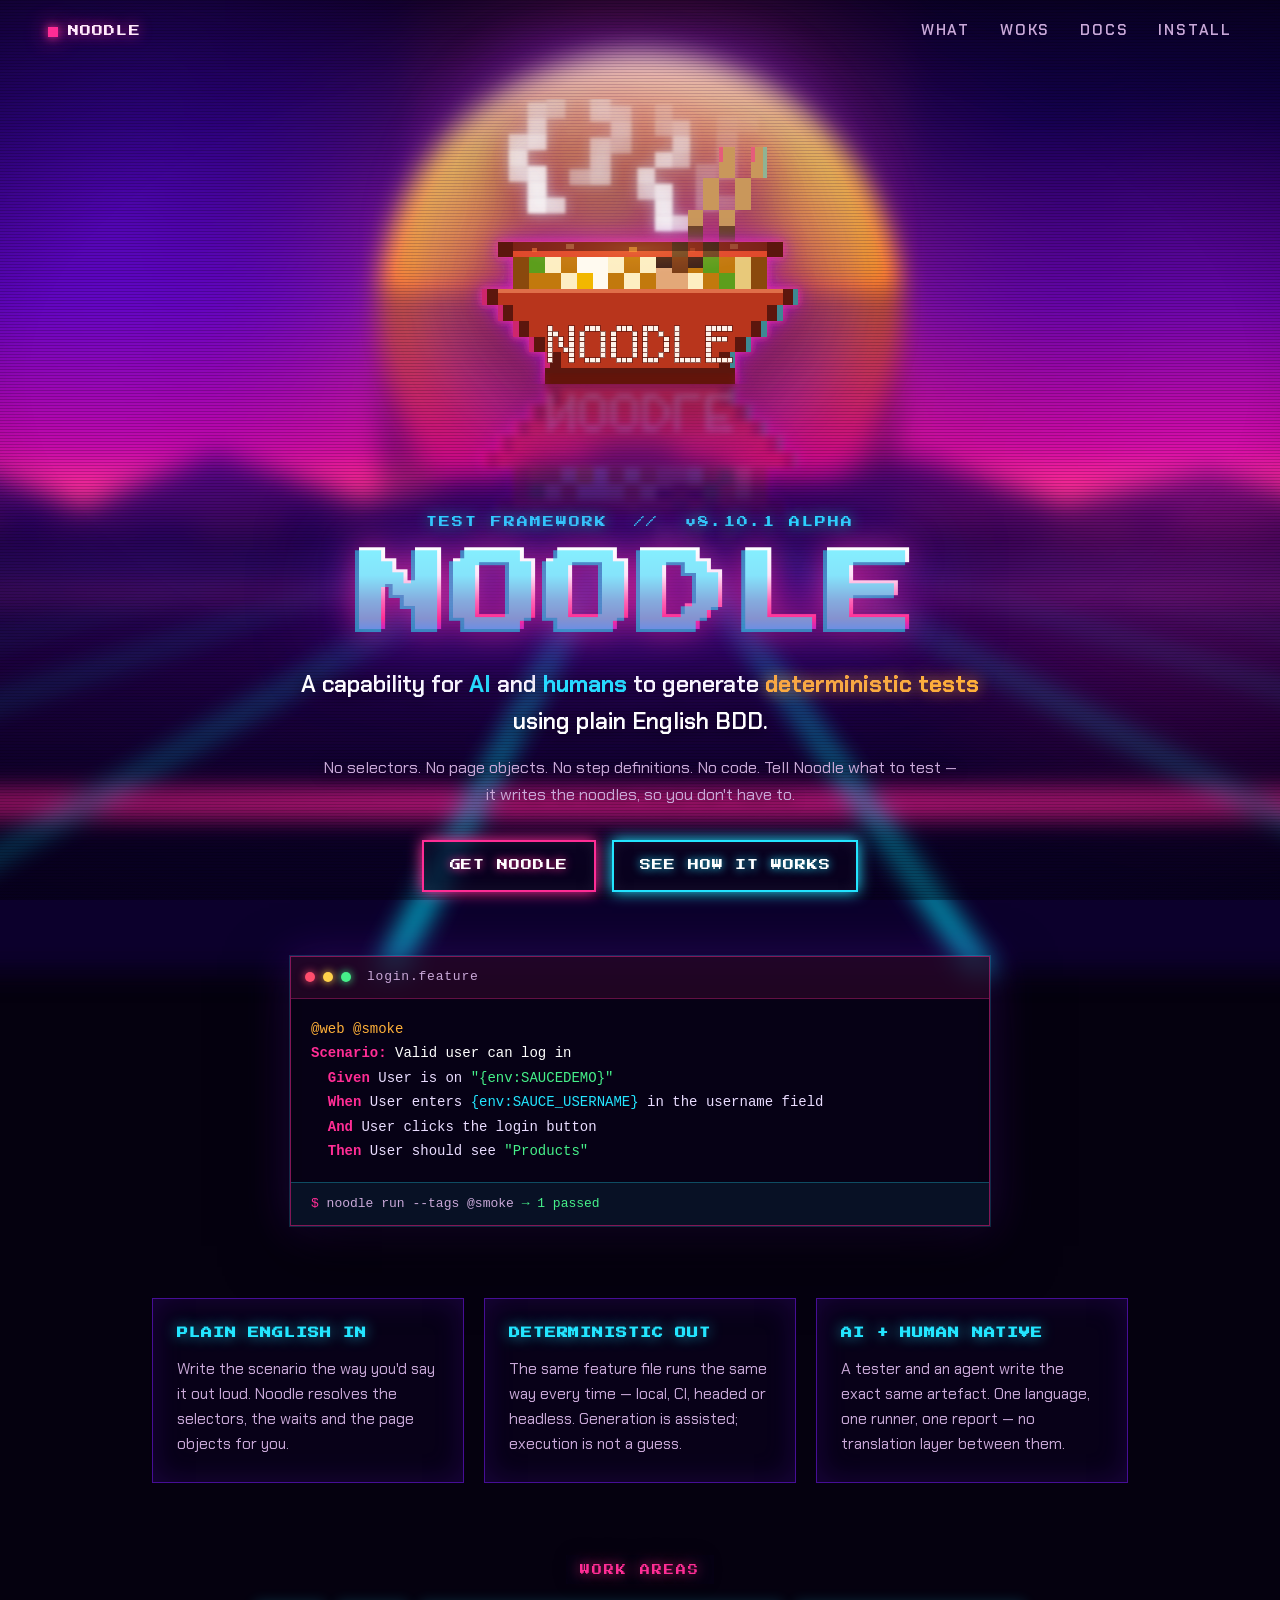
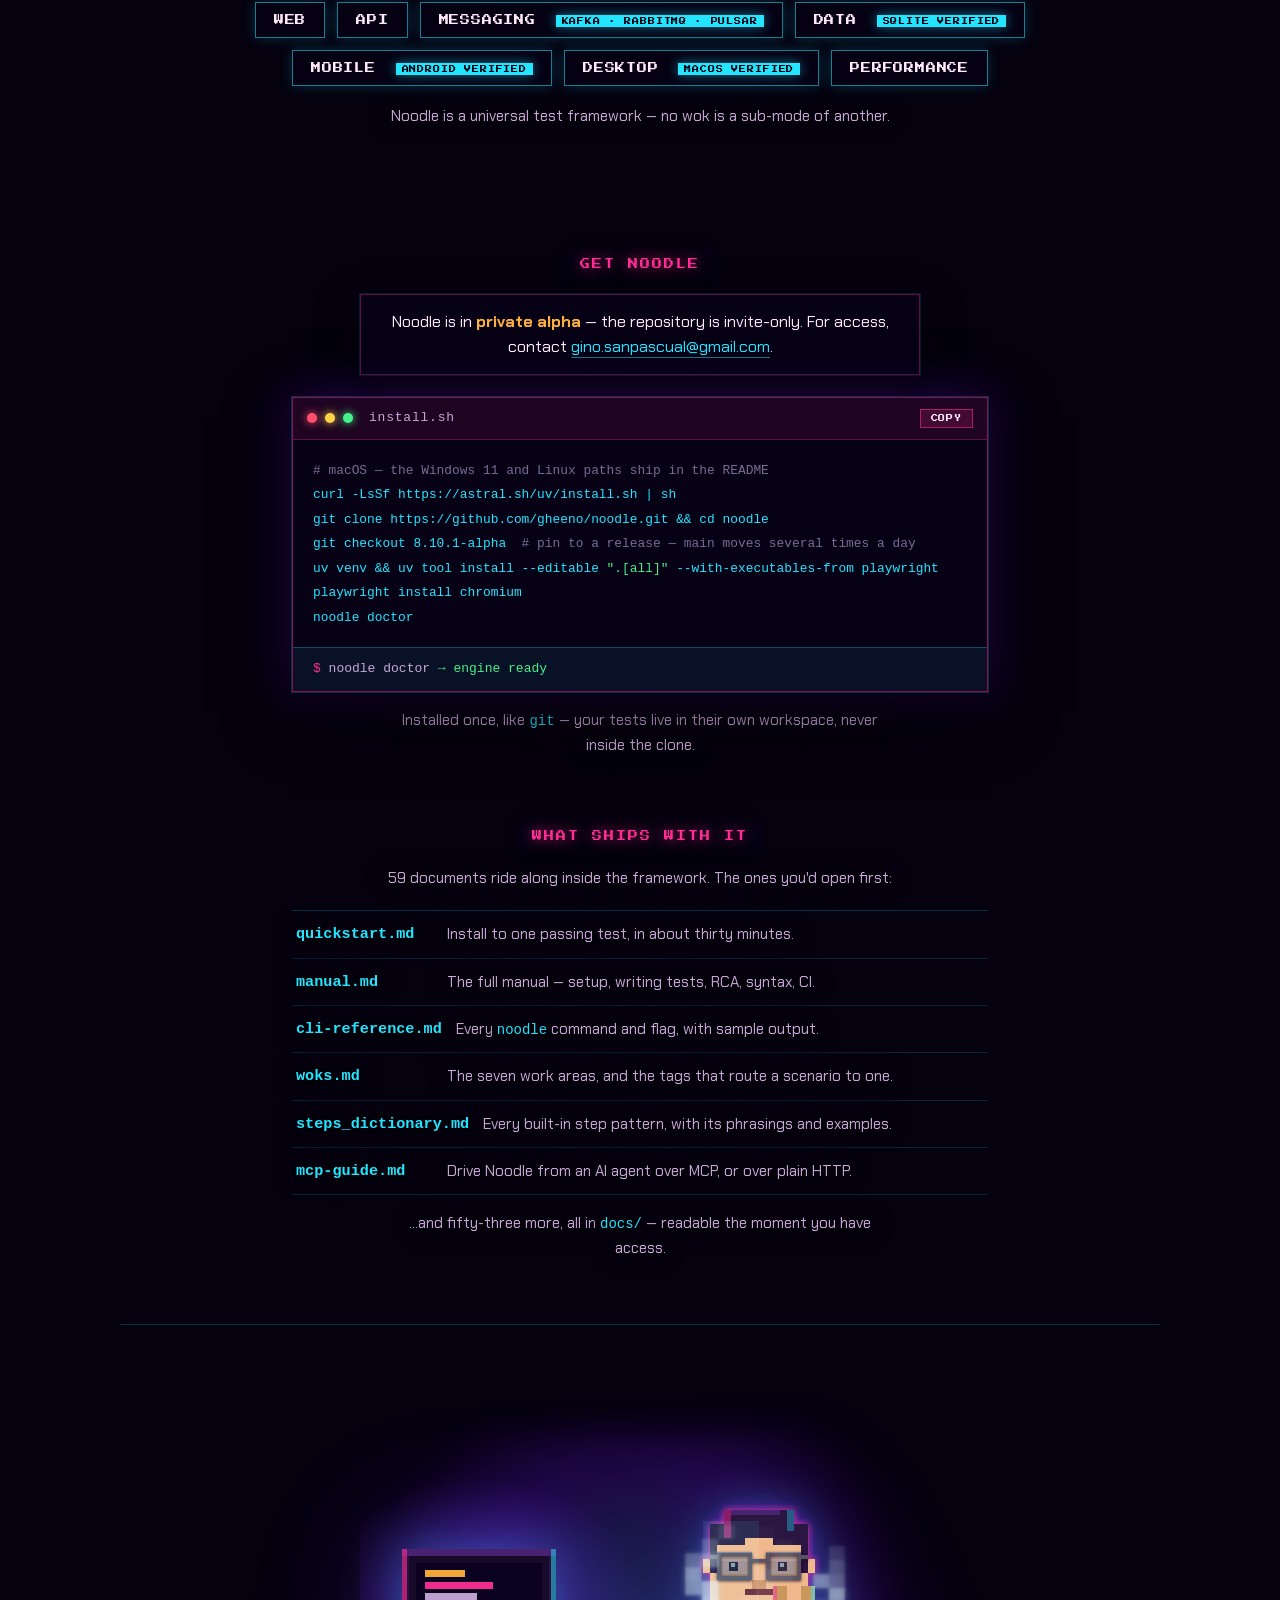
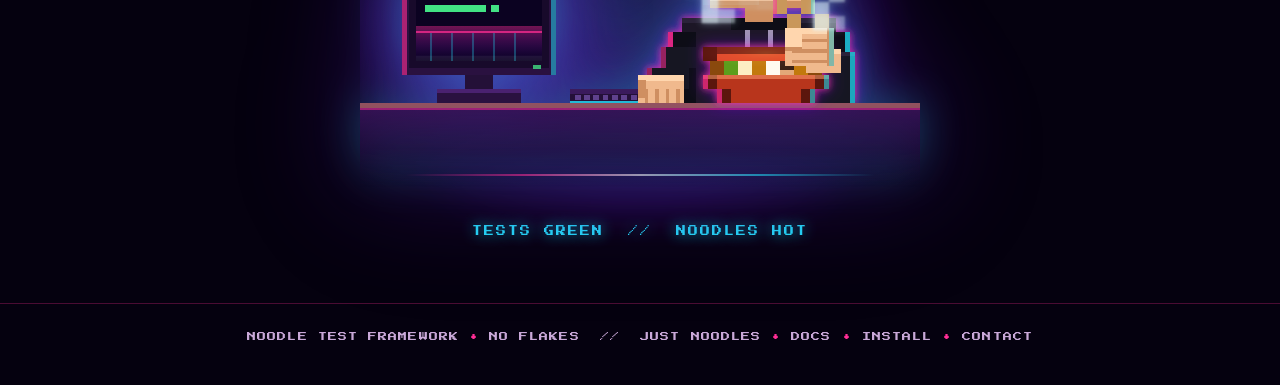
<file: index.html>
<!DOCTYPE html>
<html lang="en">
<head>
<meta charset="utf-8">
<meta name="viewport" content="width=device-width, initial-scale=1">
<title>Noodle — deterministic tests in plain English</title>
<meta name="description" content="Noodle test framework — a capability for AI and humans to generate deterministic tests using plain English BDD.">
<meta name="theme-color" content="#0b0221">

<meta property="og:title" content="Noodle — deterministic tests in plain English">
<meta property="og:description" content="A capability for AI and humans to generate deterministic tests using plain English BDD.">
<meta property="og:type" content="website">
<meta property="og:url" content="https://gheeno.github.io/noodle-landing/">
<meta property="og:image" content="https://gheeno.github.io/noodle-landing/assets/img/og-cover.png">
<meta property="og:image:width" content="1200">
<meta property="og:image:height" content="630">
<meta property="og:image:alt" content="Noodle — a pixel-art bowl of ramen over a synthwave horizon">
<meta name="twitter:card" content="summary_large_image">

<link rel="icon" href="assets/img/favicon.svg" type="image/svg+xml">
<link rel="preload" href="assets/fonts/press-start-2p-400.woff2" as="font" type="font/woff2" crossorigin>
<link rel="preload" href="assets/fonts/chakra-petch-600.woff2" as="font" type="font/woff2" crossorigin>
<link rel="stylesheet" href="assets/css/styles.css">
</head>
<body>

<!-- ============ blurred synthwave scene (background) ============ -->
<div class="scene" aria-hidden="true">
  <div class="sky"></div>
  <div class="stars"></div>
  <div class="sun"></div>
  <div class="city"></div>
  <div class="ridge"></div>
  <div class="floor"><div class="floor-grid"></div></div>
  <div class="haze haze-a"></div>
  <div class="haze haze-b"></div>
</div>

<!-- ============ crisp CRT overlay (not blurred) ============ -->
<div class="crt" aria-hidden="true">
  <div class="scanlines"></div>
  <div class="vignette"></div>
</div>

<!-- ============ foreground ============ -->
<header class="topbar">
  <a class="brand" href="#top">
    <span class="brand-dot"></span>
    <span class="brand-name">NOODLE</span>
  </a>
  <nav class="topnav">
    <a href="#what">What</a>
    <a href="#woks">Woks</a>
    <a href="#docs">Docs</a>
    <a href="#install">Install</a>
  </nav>
</header>

<main id="top">

  <section class="hero">

    <div class="logo-stage" data-parallax="18">
      <div class="logo-halo"></div>
      <img class="logo" src="assets/img/noodle-bowl-hot.svg"
           alt="Noodle: a pixel-art ramen bowl with steam rising from it"
           width="320" height="240">
      <img class="logo-reflection" src="assets/img/noodle-bowl-hot.svg" alt="" aria-hidden="true">
    </div>

    <!-- Tracks the latest release tag (`git tag --sort=-v:refname | head -1`),
         not main. The README tells pilot testers to pin to a tag, so main's
         version is never the one anyone is actually running. -->
    <p class="kicker">TEST FRAMEWORK &nbsp;//&nbsp; v8.10.1 ALPHA</p>

    <h1 class="wordmark" data-parallax="8">
      <span class="wordmark-text" data-text="NOODLE">NOODLE</span>
    </h1>

    <p class="tagline">
      A capability for <b>AI</b> and <b>humans</b> to generate
      <b class="hot">deterministic tests</b> using plain&nbsp;English&nbsp;BDD.
    </p>

    <p class="subtagline">
      No selectors. No page objects. No step definitions. No code.
      Tell Noodle what to test &mdash; it writes the noodles, so you don't have to.
    </p>

    <div class="cta-row">
      <a class="btn btn-hot" href="#install">GET NOODLE</a>
      <a class="btn btn-cool" href="#what">SEE HOW IT WORKS</a>
    </div>

    <div class="code-card" data-parallax="5">
      <div class="code-bar">
        <span class="led led-r"></span><span class="led led-y"></span><span class="led led-g"></span>
        <span class="code-file">login.feature</span>
      </div>
<pre class="code"><code><span class="c-tag">@web @smoke</span>
<span class="c-key">Scenario:</span> <span class="c-txt">Valid user can log in</span>
  <span class="c-key">Given</span> User is on <span class="c-str">"{env:SAUCEDEMO}"</span>
  <span class="c-key">When</span> User enters <span class="c-var">{env:SAUCE_USERNAME}</span> in the username field
  <span class="c-key">And</span> User clicks the login button
  <span class="c-key">Then</span> User should see <span class="c-str">"Products"</span></code></pre>
      <div class="code-foot"><span class="prompt">$</span> noodle run --tags @smoke <span class="ok">&rarr; 1 passed</span></div>
    </div>

  </section>

  <section class="strip" id="what">
    <article class="card">
      <h2>PLAIN ENGLISH IN</h2>
      <p>Write the scenario the way you'd say it out loud. Noodle resolves the
      selectors, the waits and the page objects for you.</p>
    </article>
    <article class="card">
      <h2>DETERMINISTIC OUT</h2>
      <p>The same feature file runs the same way every time &mdash; local, CI,
      headed or headless. Generation is assisted; execution is not a guess.</p>
    </article>
    <article class="card">
      <h2>AI + HUMAN NATIVE</h2>
      <p>A tester and an agent write the exact same artefact. One language,
      one runner, one report &mdash; no translation layer between them.</p>
    </article>
  </section>

  <section class="woks" id="woks">
    <p class="woks-label">WORK AREAS</p>
    <ul class="wok-list">
      <li>WEB</li>
      <li>API</li>
      <li>MESSAGING <span class="wok-note">KAFKA &middot; RABBITMQ &middot; PULSAR</span></li>
      <li>DATA <span class="wok-note">SQLITE VERIFIED</span></li>
      <li>MOBILE <span class="wok-note">ANDROID VERIFIED</span></li>
      <li>DESKTOP <span class="wok-note">MACOS VERIFIED</span></li>
      <li>PERFORMANCE</li>
    </ul>
    <p class="woks-note">Noodle is a universal test framework &mdash; no wok is a sub-mode of another.</p>
  </section>

  <section class="install" id="install">
    <p class="section-label">GET NOODLE</p>

    <p class="gate">
      Noodle is in <b>private alpha</b> &mdash; the repository is invite-only.
      For access, contact
      <a href="mailto:gino.sanpascual@gmail.com">gino.sanpascual@gmail.com</a>.
    </p>

    <div class="code-card">
      <div class="code-bar">
        <span class="led led-r"></span><span class="led led-y"></span><span class="led led-g"></span>
        <span class="code-file">install.sh</span>
        <button class="copy-btn" type="button" data-copy="#install-cmd">COPY</button>
      </div>
<pre class="code" id="install-cmd"><code><span class="c-cm"># macOS &mdash; the Windows 11 and Linux paths ship in the README</span>
curl -LsSf https://astral.sh/uv/install.sh | sh
git clone https://github.com/gheeno/noodle.git &amp;&amp; cd noodle
git checkout 8.10.1-alpha  <span class="c-cm"># pin to a release &mdash; main moves several times a day</span>
uv venv &amp;&amp; uv tool install --editable <span class="c-str">".[all]"</span> --with-executables-from playwright
playwright install chromium
noodle doctor</code></pre>
      <div class="code-foot"><span class="prompt">$</span> noodle doctor <span class="ok">&rarr; engine ready</span></div>
    </div>

    <p class="gate-note">
      Installed once, like <code>git</code> &mdash; your tests live in their own
      workspace, never inside the clone.
    </p>
  </section>

  <section class="docs" id="docs">
    <p class="section-label">WHAT SHIPS WITH IT</p>
    <p class="docs-intro">
      59 documents ride along inside the framework. The ones you'd open first:
    </p>

    <ul class="docs-list">
      <li><b>quickstart.md</b> <span>Install to one passing test, in about thirty minutes.</span></li>
      <li><b>manual.md</b> <span>The full manual &mdash; setup, writing tests, RCA, syntax, CI.</span></li>
      <li><b>cli-reference.md</b> <span>Every <code>noodle</code> command and flag, with sample output.</span></li>
      <li><b>woks.md</b> <span>The seven work areas, and the tags that route a scenario to one.</span></li>
      <li><b>steps_dictionary.md</b> <span>Every built-in step pattern, with its phrasings and examples.</span></li>
      <li><b>mcp-guide.md</b> <span>Drive Noodle from an AI agent over MCP, or over plain HTTP.</span></li>
    </ul>

    <p class="docs-note">
      &hellip;and fifty-three more, all in <code>docs/</code> &mdash; readable
      the moment you have access.
    </p>
  </section>

  <section class="desk" id="desk">
    <div class="desk-stage" data-parallax="10">
      <img class="desk-art" src="assets/img/guy-eating-ramen.svg"
           alt="Pixel art: a developer in glasses eating a bowl of ramen at his desk while a passing test run glows green on his CRT monitor"
           width="480" height="360" loading="lazy" decoding="async">
    </div>
    <p class="desk-caption">TESTS GREEN &nbsp;//&nbsp; NOODLES HOT</p>
  </section>

</main>

<footer class="footer">
  <span>NOODLE TEST FRAMEWORK</span>
  <span class="sep">&bull;</span>
  <span>NO FLAKES &nbsp;//&nbsp; JUST NOODLES</span>
  <span class="sep">&bull;</span>
  <a href="#docs">DOCS</a>
  <span class="sep">&bull;</span>
  <a href="#install">INSTALL</a>
  <span class="sep">&bull;</span>
  <a href="mailto:gino.sanpascual@gmail.com">CONTACT</a>
</footer>

<script src="assets/js/main.js"></script>
</body>
</html>
</file>
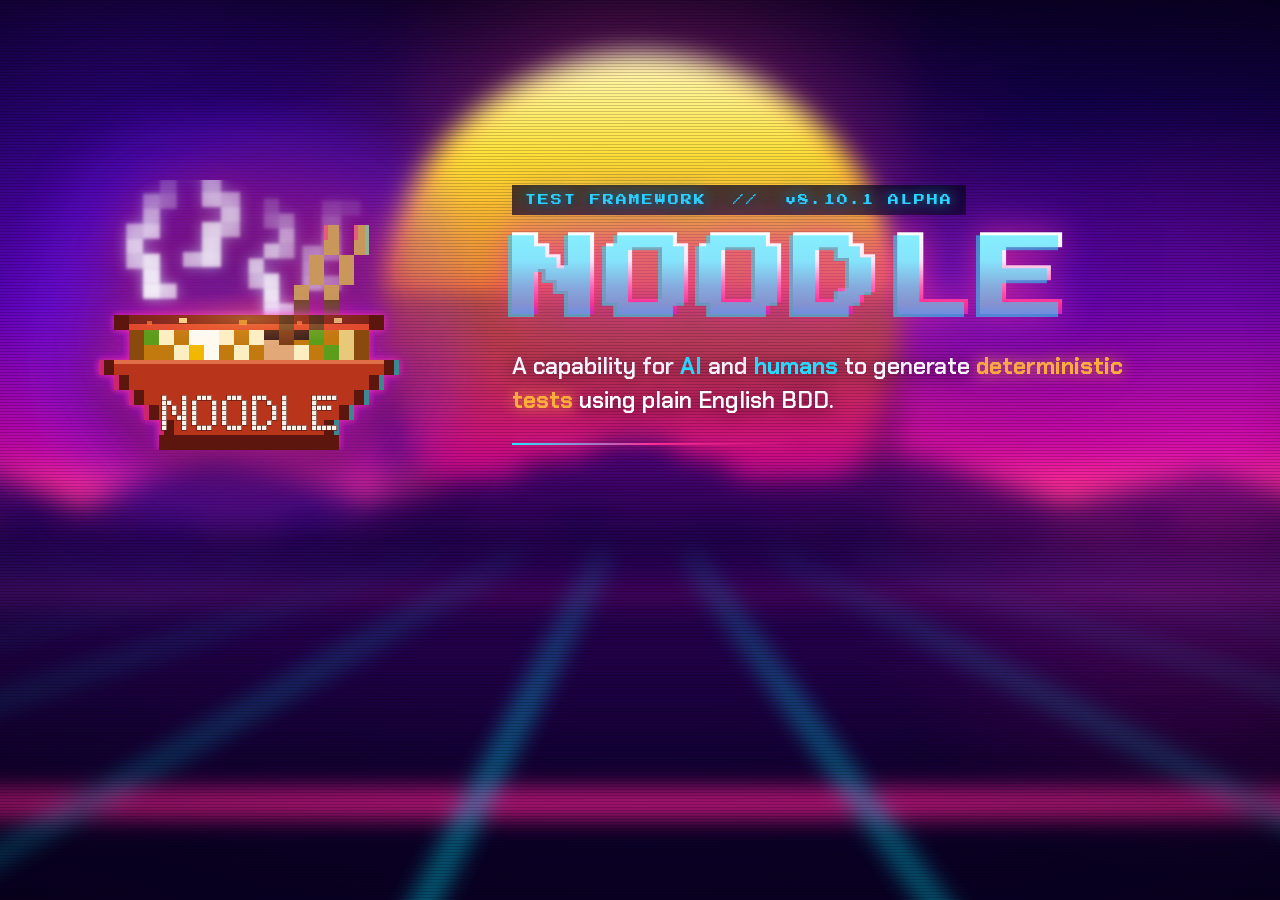
<file: tools/og-card.html>
<!DOCTYPE html>
<html lang="en">
<head>
<meta charset="utf-8">
<title>Noodle — social card source (1200×630)</title>

<!--
  Source for assets/img/og-cover.png.

  It is not part of the site — nothing links to it. It exists so the social
  card can be re-exported from the same stylesheet the hero uses, instead of
  being redrawn by hand every time the hero changes. Serve the repo and render
  this page at exactly 1200×630:

    python3 -m http.server 8000
    chrome --headless --force-prefers-reduced-motion \
           --window-size=1200,630 --screenshot=assets/img/og-cover.png \
           http://127.0.0.1:8000/tools/og-card.html

  --force-prefers-reduced-motion matters: it freezes the steam, the float and
  the halo pulse, so the export is deterministic rather than whatever frame the
  screenshot happened to catch.
-->

<link rel="stylesheet" href="../assets/css/styles.css">
<style>
  /* The card is a fixed 1200×630 plate, not a responsive page, so the hero's
     centred column becomes two columns and the vw-based clamps settle at their
     ceilings. Everything else is inherited from styles.css on purpose. */

  html, body {
    width: 1200px;
    height: 630px;
    overflow: hidden;
  }

  .og {
    position: relative;
    z-index: 3;
    box-sizing: border-box;
    display: grid;
    grid-template-columns: 430px 1fr;
    align-items: center;
    gap: 48px;
    width: 1200px;
    height: 630px;
    padding: 0 70px 0 34px;
  }

  .og .logo-stage {
    width: 360px;
    margin: 0 auto;
  }

  .og-copy { text-align: left; }

  /* The sun sits directly behind this line on the card, and cyan on orange is
     unreadable — same dark pill the page's section labels use. */
  .og-copy .kicker {
    display: inline-block;
    margin: 0 0 16px;
    padding: 7px 13px 6px;
    background: rgba(8, 2, 24, .72);
    backdrop-filter: blur(5px);
  }
  .og-copy .wordmark { margin: 0 0 20px; }

  .og-copy .tagline {
    max-width: 620px;
    margin: 0;
    line-height: 1.45;
  }

  .og-rule {
    width: 280px;
    height: 2px;
    margin: 26px 0 0;
    background: linear-gradient(90deg, var(--cyan), var(--magenta), transparent);
    box-shadow: 0 0 14px rgba(255, 45, 149, .6);
  }
</style>
</head>
<body>

<div class="scene" aria-hidden="true">
  <div class="sky"></div>
  <div class="stars"></div>
  <div class="sun"></div>
  <div class="city"></div>
  <div class="ridge"></div>
  <div class="floor"><div class="floor-grid"></div></div>
  <div class="haze haze-a"></div>
  <div class="haze haze-b"></div>
</div>

<div class="crt" aria-hidden="true">
  <div class="scanlines"></div>
  <div class="vignette"></div>
</div>

<div class="og">

  <div class="logo-stage">
    <div class="logo-halo"></div>
    <img class="logo" src="../assets/img/noodle-bowl-hot.svg"
         alt="" width="320" height="240">
  </div>

  <div class="og-copy">
    <p class="kicker">TEST FRAMEWORK &nbsp;//&nbsp; v8.10.1 ALPHA</p>

    <h1 class="wordmark">
      <span class="wordmark-text" data-text="NOODLE">NOODLE</span>
    </h1>

    <p class="tagline">
      A capability for <b>AI</b> and <b>humans</b> to generate
      <b class="hot">deterministic tests</b> using plain&nbsp;English&nbsp;BDD.
    </p>

    <div class="og-rule"></div>
  </div>

</div>

</body>
</html>
</file>
<file: assets/css/styles.css>
/* ==========================================================================
   Noodle — landing page
   80s synthwave / cyberpunk. Blurred scene behind, crisp pixel art in front.
   ========================================================================== */

/* --- self-hosted fonts (SIL Open Font License, see assets/fonts/README.md) --- */

@font-face {
  font-family: 'Press Start 2P';
  src: url('../fonts/press-start-2p-400.woff2') format('woff2');
  font-weight: 400;
  font-style: normal;
  font-display: swap;
}

@font-face {
  font-family: 'Chakra Petch';
  src: url('../fonts/chakra-petch-400.woff2') format('woff2');
  font-weight: 400;
  font-style: normal;
  font-display: swap;
}

@font-face {
  font-family: 'Chakra Petch';
  src: url('../fonts/chakra-petch-600.woff2') format('woff2');
  font-weight: 600;
  font-style: normal;
  font-display: swap;
}

@font-face {
  font-family: 'Chakra Petch';
  src: url('../fonts/chakra-petch-700.woff2') format('woff2');
  font-weight: 700;
  font-style: normal;
  font-display: swap;
}

:root {
  --ink:        #05010f;
  --ink-2:      #0b0221;
  --magenta:    #ff2d95;
  --cyan:       #23e5ff;
  --violet:     #7a1bff;
  --amber:      #ffb03a;
  --paper:      #ffe9fb;
  --paper-dim:  #c9a8d8;

  --pixel: 'Press Start 2P', 'Courier New', monospace;
  --ui:    'Chakra Petch', 'Trebuchet MS', system-ui, sans-serif;
  --mono:  ui-monospace, 'SF Mono', 'JetBrains Mono', Menlo, Consolas, monospace;

  --horizon: 60%;
}

* { box-sizing: border-box; }

[hidden] { display: none !important; }

html { scroll-behavior: smooth; }

body {
  margin: 0;
  min-height: 100vh;
  background: var(--ink);
  color: var(--paper);
  font-family: var(--ui);
  font-size: 17px;
  line-height: 1.6;
  overflow-x: hidden;
  -webkit-font-smoothing: antialiased;
}

/* ==========================================================================
   1. The scene — everything in here is blurred
   ========================================================================== */

.scene {
  position: fixed;
  inset: -8%;                       /* overscan so blurred edges stay off-screen */
  z-index: 0;
  overflow: hidden;
  filter: blur(13px) saturate(1.45);
  transform: translateZ(0);
}

.sky {
  position: absolute;
  inset: 0;
  background:
    linear-gradient(180deg,
      #04010d   0%,
      #10033a  18%,
      #3d0a78  36%,
      #94157a  50%,
      #ff5f7d  57%,
      #ffc861  60%,
      #2a0246  64%,
      #12022c 100%);
}

.stars {
  position: absolute;
  left: 0; right: 0; top: 0; height: 46%;
  background-image:
    radial-gradient(2px 2px at 12% 18%, #fff, transparent),
    radial-gradient(2px 2px at 27% 42%, #cfe9ff, transparent),
    radial-gradient(2px 2px at 41%  9%, #fff, transparent),
    radial-gradient(3px 3px at 58% 27%, #ffd6f2, transparent),
    radial-gradient(2px 2px at 71% 13%, #fff, transparent),
    radial-gradient(2px 2px at 83% 35%, #cfe9ff, transparent),
    radial-gradient(2px 2px at 92% 20%, #fff, transparent),
    radial-gradient(2px 2px at 5%  48%, #fff, transparent);
  opacity: .8;
}

/* the big sinking sun */
.sun {
  position: absolute;
  left: 50%;
  bottom: calc(100% - var(--horizon) - 2%);
  width: 58vmin;
  height: 58vmin;
  transform: translateX(-50%);
  border-radius: 50%;
  background: linear-gradient(180deg,
    #fffbd6  0%,
    #ffe066 20%,
    #ff9a3d 46%,
    #ff2d95 76%,
    #c81ad6 100%);
  box-shadow: 0 0 22vmin rgba(255, 90, 140, .55);
}

.sun::after {                       /* the classic banding across the lower half */
  content: '';
  position: absolute;
  inset: 44% 0 0 0;
  background: repeating-linear-gradient(180deg,
    transparent 0 11px,
    rgba(22, 2, 48, .9) 11px 20px);
}

/* skyline sitting on the horizon */
.city {
  position: absolute;
  left: -5%; right: -5%;
  top: calc(var(--horizon) - 70px);
  height: 70px;
  background: linear-gradient(180deg, #2b0a52, #150330);
  clip-path: polygon(
    0% 100%,  0% 62%,  3% 62%,  3% 40%,  7% 40%,  7% 72%, 11% 72%,
    11% 30%, 14% 30%, 14% 66%, 19% 66%, 19% 48%, 23% 48%, 23% 78%,
    28% 78%, 28% 34%, 31% 34%, 31% 70%, 36% 70%, 36% 55%, 40% 55%,
    40% 80%, 45% 80%, 45% 26%, 48% 26%, 48% 64%, 53% 64%, 53% 44%,
    57% 44%, 57% 76%, 62% 76%, 62% 36%, 66% 36%, 66% 68%, 71% 68%,
    71% 50%, 75% 50%, 75% 82%, 80% 82%, 80% 32%, 83% 32%, 83% 70%,
    88% 70%, 88% 54%, 92% 54%, 92% 74%, 96% 74%, 96% 44%, 100% 44%,
    100% 100%);
}

/* mountain ridge just behind it */
.ridge {
  position: absolute;
  left: -5%; right: -5%;
  top: calc(var(--horizon) - 130px);
  height: 130px;
  background: linear-gradient(180deg, rgba(58, 10, 96, .9), rgba(20, 3, 48, .95));
  clip-path: polygon(
    0% 100%, 0% 70%, 9% 34%, 16% 62%, 24% 22%, 33% 58%, 41% 40%,
    50% 8%, 58% 46%, 67% 26%, 76% 60%, 85% 36%, 93% 64%, 100% 46%,
    100% 100%);
}

/* neon horizon line */
.city::after {
  content: '';
  position: absolute;
  left: 0; right: 0; bottom: -3px;
  height: 3px;
  background: linear-gradient(90deg, var(--cyan), #fff, var(--magenta));
}

/* the perspective floor */
.floor {
  position: absolute;
  left: 0; right: 0;
  top: var(--horizon);
  bottom: 0;
  overflow: hidden;
  perspective: 190px;
  perspective-origin: 50% 0%;
  background: linear-gradient(180deg, #22043f 0%, #0a0120 70%);
}

.floor-grid {
  position: absolute;
  left: -60%; right: -60%;
  top: 0;
  height: 340%;
  transform: rotateX(70deg);
  transform-origin: 50% 0;
  background-image:
    repeating-linear-gradient(90deg, rgba(60, 240, 255, .9) 0 3px, transparent 3px 84px),
    repeating-linear-gradient(0deg,  rgba(255, 60, 160, .9) 0 3px, transparent 3px 84px);
  animation: floor-scroll 2.4s linear infinite;
}

@keyframes floor-scroll {
  to { background-position: 0 84px, 0 84px; }
}

/* drifting colour haze */
.haze {
  position: absolute;
  width: 70vmax;
  height: 70vmax;
  border-radius: 50%;
  mix-blend-mode: screen;
  opacity: .3;
}

.haze-a {
  left: -18vmax; top: -12vmax;
  background: radial-gradient(circle, rgba(122, 27, 255, .85), transparent 62%);
  animation: drift-a 22s ease-in-out infinite alternate;
}

.haze-b {
  right: -22vmax; top: 8vmax;
  background: radial-gradient(circle, rgba(255, 45, 149, .7), transparent 62%);
  animation: drift-b 27s ease-in-out infinite alternate;
}

@keyframes drift-a { to { transform: translate3d(12vmax, 8vmax, 0) scale(1.15); } }
@keyframes drift-b { to { transform: translate3d(-14vmax, 6vmax, 0) scale(1.1); } }

/* ==========================================================================
   2. CRT overlay — sharp, sits above the blur, below the content
   ========================================================================== */

.crt {
  position: fixed;
  inset: 0;
  z-index: 1;
  pointer-events: none;
}

.scanlines {
  position: absolute;
  inset: 0;
  background: repeating-linear-gradient(180deg,
    rgba(0, 0, 0, .30) 0 1px,
    transparent 1px 3px);
  opacity: .6;
}

.vignette {
  position: absolute;
  inset: 0;
  background: radial-gradient(125% 95% at 50% 42%,
    transparent 38%, rgba(3, 0, 12, .82) 100%);
}

/* one-off CRT power-on wipe */
body.booting main,
body.booting .topbar,
body.booting .footer { animation: boot-in .9s ease-out both; }

@keyframes boot-in {
  0%   { opacity: 0; transform: scaleY(.004); filter: brightness(4); }
  35%  { opacity: 1; transform: scaleY(.004); filter: brightness(4); }
  60%  { transform: scaleY(1); filter: brightness(1.8); }
  100% { transform: scaleY(1); filter: brightness(1); }
}

/* ==========================================================================
   3. Foreground chrome
   ========================================================================== */

.topbar, main, .footer { position: relative; z-index: 3; }

.topbar {
  display: flex;
  align-items: center;
  justify-content: space-between;
  gap: 16px;
  padding: 18px clamp(16px, 4vw, 48px);
}

.brand {
  display: inline-flex;
  align-items: center;
  gap: 10px;
  text-decoration: none;
  font-family: var(--pixel);
  font-size: 11px;
  letter-spacing: .1em;
  color: var(--paper);
}

.brand-dot {
  width: 10px; height: 10px;
  background: var(--magenta);
  box-shadow: 0 0 10px var(--magenta), 0 0 22px var(--magenta);
  animation: blip 2.2s ease-in-out infinite;
}

@keyframes blip { 0%, 100% { opacity: 1; } 50% { opacity: .35; } }

.brand-name { text-shadow: 0 0 14px rgba(255, 45, 149, .8); }

.topnav {
  display: flex;
  gap: clamp(14px, 3vw, 30px);
  font-weight: 600;
  font-size: 15px;
  letter-spacing: .12em;
  text-transform: uppercase;
}

.topnav a {
  color: var(--paper-dim);
  text-decoration: none;
  padding-bottom: 2px;
  border-bottom: 1px solid transparent;
  transition: color .2s, border-color .2s, text-shadow .2s;
}

.topnav a:hover {
  color: var(--cyan);
  border-bottom-color: var(--cyan);
  text-shadow: 0 0 12px rgba(35, 229, 255, .9);
}

/* ==========================================================================
   4. Hero
   ========================================================================== */

.hero {
  max-width: 960px;
  margin: 0 auto;
  padding: clamp(18px, 4vh, 48px) clamp(18px, 5vw, 32px) 72px;
  text-align: center;
}

/* --- the bowl ------------------------------------------------------------ */

.logo-stage {
  position: relative;
  width: min(380px, 70vw);
  margin: 0 auto clamp(90px, 14vw, 130px);
}

.logo-halo {
  position: absolute;
  left: 50%; top: 52%;
  width: 155%; height: 155%;
  transform: translate(-50%, -50%);
  background: radial-gradient(circle,
    rgba(255, 122, 61, .26) 0%,
    rgba(255, 45, 149, .28) 34%,
    rgba(122, 27, 255, .20) 56%,
    transparent 72%);
  filter: blur(14px);
  animation: halo 3.6s ease-in-out infinite;
  pointer-events: none;
}

@keyframes halo {
  0%, 100% { opacity: .7; transform: translate(-50%, -50%) scale(1); }
  50%      { opacity: 1;  transform: translate(-50%, -50%) scale(1.09); }
}

.logo {
  position: relative;
  display: block;
  width: 100%;
  height: auto;
  image-rendering: pixelated;
  filter:
    drop-shadow(0 0 20px rgba(255, 45, 149, .55))
    drop-shadow(0 0 52px rgba(122, 27, 255, .45))
    drop-shadow(0 16px 26px rgba(0, 0, 0, .65));
  animation: float 5.5s ease-in-out infinite;
}

@keyframes float {
  0%, 100% { transform: translateY(0)     rotate(-.5deg); }
  50%      { transform: translateY(-15px) rotate(.5deg); }
}

.logo-reflection {
  position: absolute;
  left: 0;
  top: 96%;
  width: 100%;
  height: auto;
  image-rendering: pixelated;
  transform: scaleY(-1);
  opacity: .32;
  filter: blur(3px) saturate(1.4);
  -webkit-mask-image: linear-gradient(to bottom, transparent 34%, #000 100%);
  mask-image: linear-gradient(to bottom, transparent 34%, #000 100%);
  pointer-events: none;
}

/* --- wordmark ------------------------------------------------------------ */

.kicker {
  margin: 0 0 14px;
  font-family: var(--pixel);
  font-size: clamp(8px, 1.6vw, 11px);
  letter-spacing: .18em;
  color: var(--cyan);
  text-shadow:
    0 0 14px rgba(35, 229, 255, .9),
    0 2px 10px rgba(3, 0, 12, .95),
    0 0 26px rgba(3, 0, 12, .8);
}

.wordmark {
  margin: 0 0 22px;
  font-family: var(--pixel);
  font-size: clamp(2.1rem, 9.2vw, 5.6rem);
  line-height: 1.1;
  letter-spacing: .04em;
}

.wordmark-text {
  position: relative;
  display: inline-block;
  background: linear-gradient(180deg,
    #ffffff 0%, #ffe3f7 30%, #ff65b6 56%, #ff2d95 74%, #7a1bff 100%);
  -webkit-background-clip: text;
  background-clip: text;
  color: transparent;
  -webkit-text-fill-color: transparent;
  filter:
    drop-shadow(0 0 16px rgba(255, 45, 149, .65))
    drop-shadow(0 0 44px rgba(122, 27, 255, .55));
}

/* chromatic-aberration ghost */
.wordmark-text::before {
  content: attr(data-text);
  position: absolute;
  left: -4px; top: 3px;
  z-index: -1;
  color: var(--cyan);
  -webkit-text-fill-color: var(--cyan);
  background: none;
  opacity: .55;
  filter: blur(.4px);
}

.tagline {
  max-width: 720px;
  margin: 0 auto 14px;
  font-size: clamp(1.05rem, 2.4vw, 1.45rem);
  font-weight: 600;
  color: #fff;
  text-shadow: 0 2px 18px rgba(0, 0, 0, .8);
}

.tagline b { color: var(--cyan); font-weight: 700; }
.tagline .hot { color: var(--amber); text-shadow: 0 0 16px rgba(255, 176, 58, .8); }

.subtagline {
  max-width: 640px;
  margin: 0 auto 32px;
  font-size: clamp(.95rem, 1.9vw, 1.05rem);
  color: var(--paper-dim);
  text-shadow: 0 2px 14px rgba(0, 0, 0, .85);
}

/* --- buttons ------------------------------------------------------------- */

.cta-row {
  display: flex;
  flex-wrap: wrap;
  gap: 16px;
  justify-content: center;
  margin-bottom: clamp(40px, 7vw, 64px);
}

.btn {
  --glow: var(--magenta);
  position: relative;
  display: inline-block;
  padding: 15px 26px;
  font-family: var(--pixel);
  font-size: clamp(9px, 1.5vw, 11px);
  letter-spacing: .08em;
  text-decoration: none;
  color: #fff;
  background: rgba(10, 2, 30, .55);
  border: 2px solid var(--glow);
  box-shadow: 0 0 14px var(--glow), inset 0 0 14px rgba(255, 255, 255, .07);
  text-shadow: 0 0 10px var(--glow);
  backdrop-filter: blur(4px);
  transition: transform .15s, box-shadow .2s, background .2s;
}

.btn:hover {
  transform: translateY(-3px);
  background: rgba(255, 255, 255, .10);
  box-shadow: 0 0 26px var(--glow), 0 0 60px var(--glow), inset 0 0 18px rgba(255, 255, 255, .12);
}

.btn:active { transform: translateY(0); }

.btn-hot  { --glow: var(--magenta); }
.btn-cool { --glow: var(--cyan); }

/* --- code card ----------------------------------------------------------- */

.code-card {
  max-width: 700px;
  margin: 0 auto;
  text-align: left;
  background: rgba(8, 2, 24, .72);
  border: 1px solid rgba(255, 45, 149, .5);
  box-shadow:
    0 0 0 1px rgba(35, 229, 255, .18),
    0 20px 60px rgba(0, 0, 0, .7),
    0 0 42px rgba(122, 27, 255, .3);
  backdrop-filter: blur(7px);
}

.code-bar {
  display: flex;
  align-items: center;
  gap: 8px;
  padding: 10px 14px;
  border-bottom: 1px solid rgba(255, 45, 149, .3);
  background: rgba(255, 45, 149, .10);
}

.led { width: 10px; height: 10px; border-radius: 50%; }
.led-r { background: #ff4d6d; box-shadow: 0 0 8px #ff4d6d; }
.led-y { background: #ffd24a; box-shadow: 0 0 8px #ffd24a; }
.led-g { background: #46f08a; box-shadow: 0 0 8px #46f08a; }

.code-file {
  margin-left: 8px;
  font-family: var(--mono);
  font-size: 13px;
  letter-spacing: .06em;
  color: var(--paper-dim);
}

.code {
  margin: 0;
  padding: 18px 20px;
  overflow-x: auto;
  font-family: var(--mono);
  font-size: clamp(12px, 2.2vw, 14px);
  line-height: 1.75;
  color: #e9dcff;
}

.c-tag { color: var(--amber); }
.c-key { color: var(--magenta); font-weight: 600; }
.c-str { color: #46f08a; }
.c-var { color: var(--cyan); }
.c-txt { color: #fff; }

.code-foot {
  padding: 11px 20px;
  border-top: 1px solid rgba(35, 229, 255, .28);
  background: rgba(35, 229, 255, .07);
  font-family: var(--mono);
  font-size: 13px;
  color: var(--paper-dim);
}

.prompt { color: var(--magenta); }
.ok { color: #46f08a; }

/* ==========================================================================
   5. Feature strip + woks
   ========================================================================== */

.strip {
  display: grid;
  grid-template-columns: repeat(auto-fit, minmax(240px, 1fr));
  gap: 20px;
  max-width: 1040px;
  margin: 0 auto;
  padding: 0 clamp(18px, 5vw, 32px) 72px;
}

.card {
  padding: 26px 24px;
  background: rgba(10, 2, 30, .6);
  border: 1px solid rgba(122, 27, 255, .55);
  box-shadow: inset 0 0 30px rgba(122, 27, 255, .16);
  backdrop-filter: blur(6px);
  transition: transform .2s, border-color .2s, box-shadow .2s;
}

.card:hover {
  transform: translateY(-4px);
  border-color: var(--cyan);
  box-shadow: 0 0 28px rgba(35, 229, 255, .3), inset 0 0 30px rgba(35, 229, 255, .12);
}

.card h2 {
  margin: 0 0 12px;
  font-family: var(--pixel);
  font-size: 11px;
  letter-spacing: .08em;
  line-height: 1.7;
  color: var(--cyan);
  text-shadow: 0 0 14px rgba(35, 229, 255, .7);
}

.card p { margin: 0; font-size: .98rem; color: var(--paper-dim); }

.woks {
  max-width: 1040px;
  margin: 0 auto;
  padding: 0 clamp(18px, 5vw, 32px) 64px;
  text-align: center;
}

.woks-label {
  display: inline-block;
  padding: 7px 14px 6px;
  background: rgba(8, 2, 24, .7);
  backdrop-filter: blur(5px);
  margin: 0 0 18px;
  font-family: var(--pixel);
  font-size: 10px;
  letter-spacing: .2em;
  color: var(--magenta);
  text-shadow:
    0 0 14px rgba(255, 45, 149, .85),
    0 2px 10px rgba(3, 0, 12, .95),
    0 0 26px rgba(3, 0, 12, .85);
}

.wok-list {
  display: flex;
  flex-wrap: wrap;
  gap: 12px;
  justify-content: center;
  margin: 0 0 18px;
  padding: 0;
  list-style: none;
}

.wok-list li {
  padding: 9px 18px;
  font-family: var(--pixel);
  font-size: 10px;
  letter-spacing: .08em;
  color: var(--paper);
  border: 1px solid rgba(35, 229, 255, .55);
  background: rgba(8, 2, 24, .62);
  box-shadow: 0 0 14px rgba(35, 229, 255, .2);
  backdrop-filter: blur(5px);
}

/* Every wok ships. Four of them carry a chip narrowing what the wok covers —
   how far it has been verified in the wild, or which backends it speaks to —
   so the limit is stated rather than the wok hidden. */

.wok-note {
  display: inline-block;
  margin-left: 9px;
  padding: 3px 6px 2px;
  vertical-align: baseline;
  font-size: 7px;
  line-height: 1;
  letter-spacing: .12em;
  color: var(--ink);
  background: var(--cyan);
  box-shadow: 0 0 12px rgba(35, 229, 255, .5);
}

.woks-note { margin: 0; font-size: .95rem; color: var(--paper-dim); }

/* Body copy laid straight onto the scene. The sun is a fixed layer, so as the
   page scrolls it ends up behind different paragraphs; a dark halo keeps them
   readable wherever it lands. */
.woks-note,
.gate-note,
.docs-intro,
.docs-note,
.docs-list li {
  text-shadow:
    0 0 6px  rgba(3, 0, 12, 1),
    0 0 12px rgba(3, 0, 12, 1),
    0 2px 10px rgba(3, 0, 12, .95),
    0 0 26px rgba(3, 0, 12, .9);
}

/* ==========================================================================
   5b. Desk scene — the guy eating ramen at his terminal
   The art is a self-animating SVG (see the CSS inside it); everything here is
   just the stage it sits on — glow underneath, neon plinth, reflection.
   ========================================================================== */

.desk {
  max-width: 1040px;
  margin: 0 auto;
  padding: 56px clamp(18px, 5vw, 32px) 64px;
  border-top: 1px solid rgba(35, 229, 255, .22);
  text-align: center;
}

.desk-stage {
  position: relative;
  width: min(560px, 92vw);
  margin: 0 auto;
}

/* warm pool of light under the desk, same idea as the bowl's halo */
.desk-stage::before {
  content: '';
  position: absolute;
  left: 50%; top: 58%;
  width: 118%; height: 92%;
  transform: translate(-50%, -50%);
  background: radial-gradient(circle,
    rgba(35, 229, 255, .20) 0%,
    rgba(122, 27, 255, .22) 42%,
    transparent 70%);
  filter: blur(16px);
  animation: halo 4.4s ease-in-out infinite;
  pointer-events: none;
}

/* the neon line the desk stands on */
.desk-stage::after {
  content: '';
  position: absolute;
  left: 8%; right: 8%;
  bottom: 6%;
  height: 2px;
  background: linear-gradient(90deg,
    transparent, var(--magenta), #fff, var(--cyan), transparent);
  opacity: .55;
  filter: blur(.5px);
  pointer-events: none;
}

.desk-art {
  position: relative;
  display: block;
  width: 100%;
  height: auto;
  image-rendering: pixelated;
  filter:
    drop-shadow(0 0 22px rgba(35, 229, 255, .35))
    drop-shadow(0 0 54px rgba(122, 27, 255, .45))
    drop-shadow(0 14px 24px rgba(0, 0, 0, .6));
}

.desk-caption {
  margin: 22px 0 0;
  font-family: var(--pixel);
  font-size: clamp(8px, 1.6vw, 10px);
  letter-spacing: .2em;
  color: var(--cyan);
  text-shadow:
    0 0 14px rgba(35, 229, 255, .85),
    0 2px 10px rgba(3, 0, 12, .95),
    0 0 26px rgba(3, 0, 12, .85);
}

/* ==========================================================================
   6. Footer
   ========================================================================== */

.footer {
  display: flex;
  flex-wrap: wrap;
  gap: 10px;
  justify-content: center;
  padding: 26px 20px 40px;
  border-top: 1px solid rgba(255, 45, 149, .28);
  font-family: var(--pixel);
  font-size: 9px;
  letter-spacing: .12em;
  color: var(--paper-dim);
}

.footer .sep { color: var(--magenta); }

.footer a {
  color: var(--paper-dim);
  text-decoration: none;
  border-bottom: 1px solid transparent;
  transition: color .2s, border-color .2s;
}

.footer a:hover {
  color: var(--cyan);
  border-bottom-color: var(--cyan);
}

/* ==========================================================================
   5c. Install + docs
   ========================================================================== */

.install, .docs {
  max-width: 760px;
  margin: 0 auto;
  padding: 56px clamp(18px, 5vw, 32px) 8px;
  text-align: center;
}

.docs { padding-bottom: 64px; }

.section-label {
  display: inline-block;
  padding: 7px 14px 6px;
  background: rgba(8, 2, 24, .7);
  backdrop-filter: blur(5px);
  margin: 0 0 16px;
  font-family: var(--pixel);
  font-size: 10px;
  letter-spacing: .2em;
  color: var(--magenta);
  text-shadow:
    0 0 14px rgba(255, 45, 149, .85),
    0 2px 10px rgba(3, 0, 12, .95),
    0 0 26px rgba(3, 0, 12, .85);
}

/* The access notice is the one line on this section that must never be missed,
   so it gets a panel of its own rather than trusting the backdrop. */
.gate {
  margin: 0 auto 22px;
  max-width: 56ch;
  padding: 14px 22px;
  font-size: 1rem;
  color: var(--paper);
  background: rgba(8, 2, 24, .74);
  border: 1px solid rgba(255, 45, 149, .34);
  box-shadow: 0 0 0 1px rgba(35, 229, 255, .12), 0 14px 40px rgba(0, 0, 0, .55);
  backdrop-filter: blur(7px);
}

.gate b { color: var(--amber); }

.gate a, .docs-note a {
  color: var(--cyan);
  text-decoration: none;
  border-bottom: 1px solid rgba(35, 229, 255, .5);
}

.gate a:hover { text-shadow: 0 0 12px rgba(35, 229, 255, .9); }

.gate-note, .docs-intro, .docs-note {
  margin: 16px auto 0;
  max-width: 56ch;
  font-size: .95rem;
  color: var(--paper-dim);
}

.docs-intro { margin: 0 auto 20px; }

.install code, .docs code {
  font-family: var(--mono);
  font-size: .92em;
  color: var(--cyan);
}

/* --- the copy button, sitting in the code card's title bar --------------- */

.copy-btn {
  margin-left: auto;
  padding: 5px 10px;
  font-family: var(--pixel);
  font-size: 7px;
  letter-spacing: .12em;
  color: var(--paper);
  background: rgba(255, 45, 149, .16);
  border: 1px solid rgba(255, 45, 149, .55);
  cursor: pointer;
  transition: background .2s, color .2s, box-shadow .2s;
}

.copy-btn:hover {
  background: rgba(255, 45, 149, .32);
  box-shadow: 0 0 14px rgba(255, 45, 149, .55);
}

.copy-btn.is-copied {
  color: var(--ink);
  background: #46f08a;
  border-color: #46f08a;
  box-shadow: 0 0 16px rgba(70, 240, 138, .6);
}

.c-cm { color: #7b6b93; }

/* --- what ships in the box ---------------------------------------------- */

.docs-list {
  margin: 0;
  padding: 0;
  list-style: none;
  text-align: left;
  border-top: 1px solid rgba(35, 229, 255, .22);
}

.docs-list li {
  display: flex;
  flex-wrap: wrap;
  gap: 4px 14px;
  padding: 11px 4px;
  border-bottom: 1px solid rgba(35, 229, 255, .16);
  font-size: .95rem;
  color: var(--paper-dim);
}

.docs-list b {
  flex: 0 0 auto;
  min-width: 15ch;
  font-family: var(--mono);
  font-weight: 600;
  color: var(--cyan);
}

.docs-list span { flex: 1 1 22ch; }

/* ==========================================================================
   6b. Focus
   Keyboard focus has to survive a dark page with custom-painted controls, so
   it gets its own ring rather than leaning on the UA default. :focus-visible
   only, so a mouse click doesn't leave a ring behind.
   ========================================================================== */

a:focus-visible,
button:focus-visible {
  outline: 2px solid var(--cyan);
  outline-offset: 3px;
  border-radius: 1px;
}

.topnav a:focus-visible {
  color: var(--cyan);
  text-shadow: 0 0 12px rgba(35, 229, 255, .9);
}

/* The buttons already glow magenta, so a cyan ring on top of the magenta halo
   reads as mush — they take a white ring and their own hover lift instead. */
.btn:focus-visible {
  outline-color: #fff;
  outline-offset: 4px;
  transform: translateY(-3px);
  box-shadow: 0 0 26px var(--glow), 0 0 60px var(--glow), inset 0 0 18px rgba(255, 255, 255, .12);
}

.copy-btn:focus-visible { outline-color: #fff; }

/* ==========================================================================
   7. Motion / small screens
   ========================================================================== */

@media (max-width: 640px) {
  .topnav { font-size: 13px; }
  .logo-stage { margin-bottom: 86px; }
  .logo-reflection { display: none; }
}

@media (prefers-reduced-motion: reduce) {
  html { scroll-behavior: auto; }
  .floor-grid, .haze, .logo, .logo-halo, .brand-dot, .desk-stage::before,
  body.booting main, body.booting .topbar, body.booting .footer {
    animation: none !important;
  }
  .btn:hover, .card:hover { transform: none; }
}
</file>
